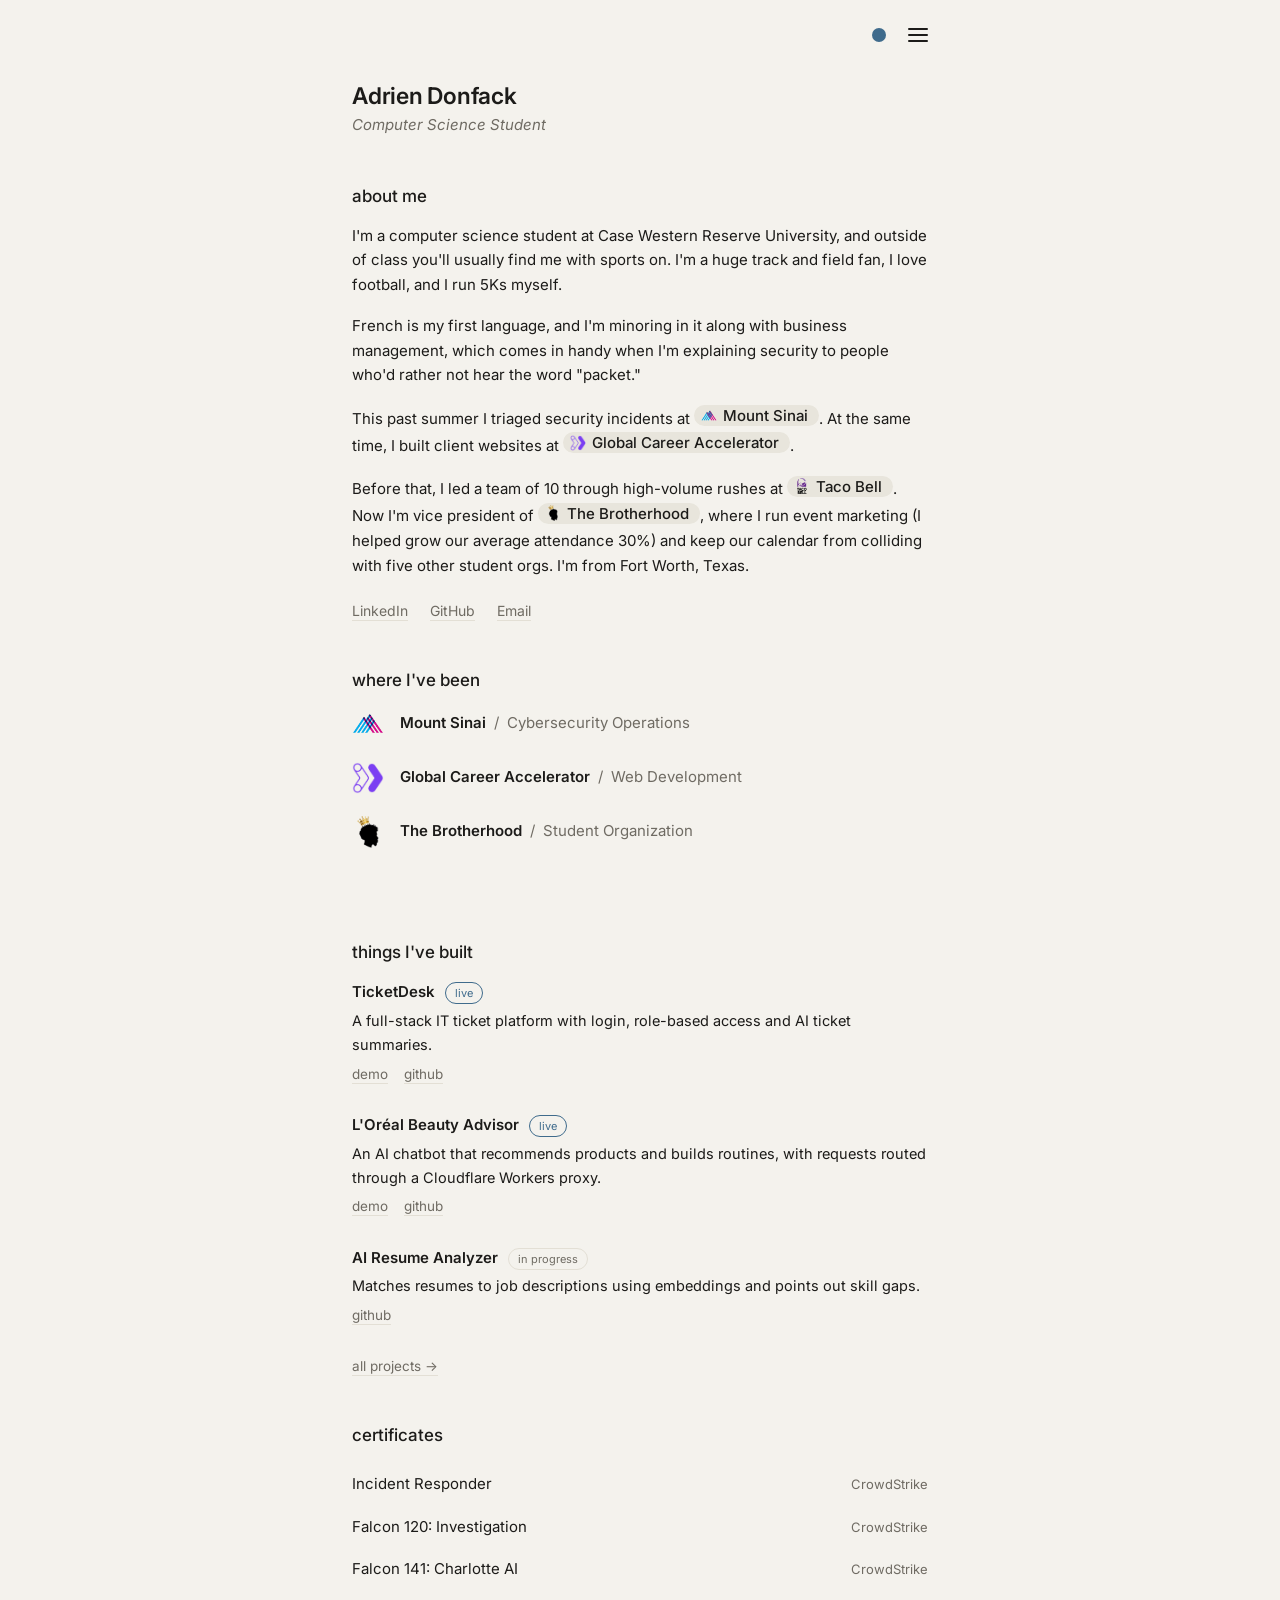
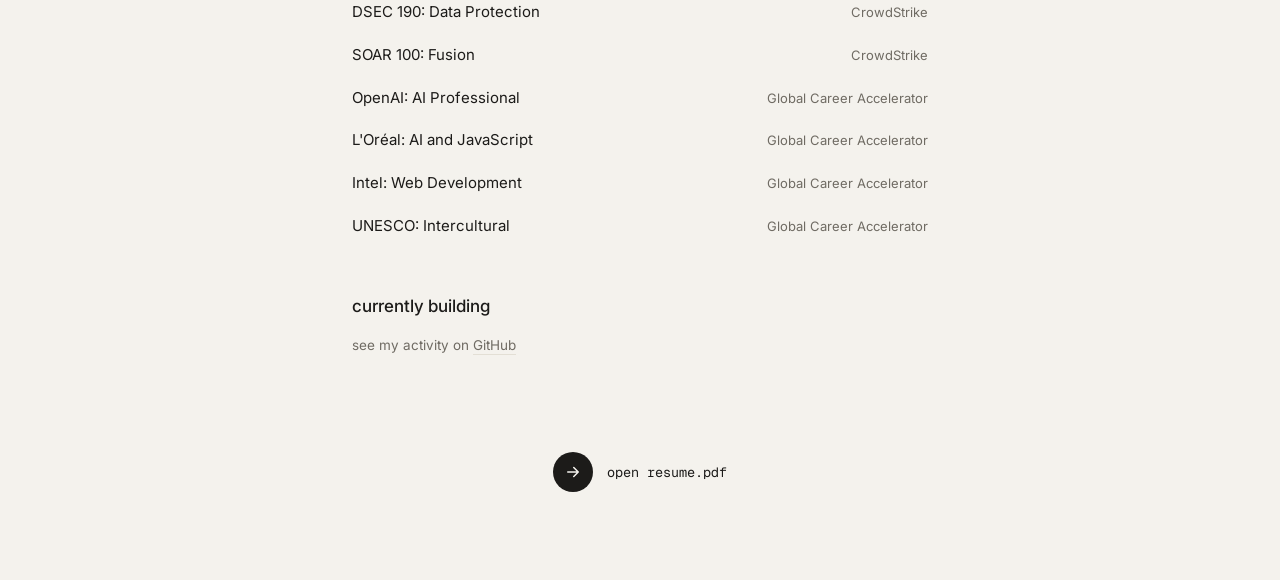
<file: index.html>
<!DOCTYPE html>
<html lang="en">
<head>
  <meta charset="utf-8">
  <meta name="viewport" content="width=device-width, initial-scale=1">
  <title>Adrien Donfack</title>
  <meta name="description" content="Adrien Donfack, computer science student at Case Western Reserve University.">
  <link rel="preconnect" href="https://fonts.googleapis.com">
  <link rel="preconnect" href="https://fonts.gstatic.com" crossorigin>
  <link href="https://fonts.googleapis.com/css2?family=Geist+Mono:wght@400;500&family=IBM+Plex+Sans:wght@300;400&family=Inter:wght@400;500;600;700&display=swap" rel="stylesheet">
  <link rel="stylesheet" href="style.css">
  <script src="script.js"></script>
</head>
<body>
  <header class="top">
    <div class="top-inner">
      <button id="theme-toggle" class="dot" type="button" aria-label="Switch between light and dark mode"></button>
      <button id="menu-toggle" class="burger" type="button" aria-label="Menu" aria-expanded="false"><span></span><span></span><span></span></button>
    </div>
  </header>

  <nav id="menu" class="menu spot" aria-label="Main">
    <a href="index.html" class="active">home</a>
    <a href="work.html">work</a>
    <a href="projects.html">projects</a>
    <a href="certificates.html">certificates</a>
    <a href="contact.html">contact</a>
  </nav>

  <main>
    <h1>Adrien Donfack</h1>
    <p class="subtitle">Computer Science Student</p>

    <div class="label">about me</div>
    <div class="about">
      <p class="reveal">I'm a computer science student at Case Western Reserve University, and outside of class you'll usually find me with sports on. I'm a huge track and field fan, I love football, and I run 5Ks myself.</p>
      <p class="reveal">French is my first language, and I'm minoring in it along with business management, which comes in handy when I'm explaining security to people who'd rather not hear the word &quot;packet.&quot;</p>
      <p class="reveal">This past summer I triaged security incidents at <a class="chip" href="https://www.linkedin.com/company/mountsinainyc/posts/" target="_blank" rel="noopener"><img src="img/mount-sinai-logo.png" alt="">Mount Sinai</a>. At the same time, I built client websites at <a class="chip" href="https://www.careeraccelerator.case.edu/about" target="_blank" rel="noopener"><img src="img/gca-logo.png" alt="">Global Career Accelerator</a>.</p>
      <p class="reveal">Before that, I led a team of 10 through high-volume rushes at <a class="chip" href="https://www.linkedin.com/company/taco-bell/home/" target="_blank" rel="noopener"><img src="img/taco-bell-logo.png" alt="">Taco Bell</a>. Now I'm vice president of <a class="chip" href="https://community.case.edu/TheBrotherhood/" target="_blank" rel="noopener"><img src="img/brotherhood-logo.png" alt="">The Brotherhood</a>, where I run event marketing (I helped grow our average attendance 30%) and keep our calendar from colliding with five other student orgs. I'm from Fort Worth, Texas.</p>
    </div>
    <div class="links spot reveal">
      <a href="https://www.linkedin.com/in/adrien-donfack-134813379/" target="_blank" rel="noopener">LinkedIn</a>
      <a href="https://github.com/adrientdonf" target="_blank" rel="noopener">GitHub</a>
      <a href="mailto:adrientdonf@gmail.com">Email</a>
    </div>

    <div class="label">where I've been</div>
    <div class="entries spot">
      <details class="entry">
        <summary>
          <img class="logo" src="img/mount-sinai-logo.png" alt="">
          <span><span class="org">Mount Sinai</span><span class="sep">/</span><span class="team">Cybersecurity Operations</span></span>
        </summary>
        <div class="detail">
          <div class="role-row"><span class="role-chip">Cybersecurity Operations Analyst Intern</span><span class="dates">Jun 2026 → Sep 2026</span></div>
          <p>I worked on the incident side of security operations, triaging and investigating alerts with CrowdStrike Falcon. That meant digging through host-based security events and endpoint telemetry, then writing up what I found so the team could resolve things faster.</p>
          <p>I also kept an eye on user activity and email traffic with Abnormal AI and Proofpoint, using anomaly detection to spot suspicious behavior, phishing attempts and policy violations.</p>
        </div>
      </details>

      <details class="entry">
        <summary>
          <img class="logo" src="img/gca-logo.png" alt="">
          <span><span class="org">Global Career Accelerator</span><span class="sep">/</span><span class="team">Web Development</span></span>
        </summary>
        <div class="detail">
          <div class="role-row"><span class="role-chip">Web Development Intern</span><span class="dates">Jun 2026 → Aug 2026</span></div>
          <p>I worked with partner companies to design and deploy client-facing websites using HTML5, CSS3, JavaScript and Bootstrap.</p>
          <p>Wireframing and AI-assisted workflows helped me prototype faster and deliver responsive, production-ready interfaces.</p>
        </div>
      </details>

      <details class="entry">
        <summary>
          <img class="logo" src="img/brotherhood-logo.png" alt="">
          <span><span class="org">The Brotherhood</span><span class="sep">/</span><span class="team">Student Organization</span></span>
        </summary>
        <div class="detail">
          <div class="role-row"><span class="role-chip">Vice President</span><span class="dates">Sep 2024 → <span class="now">Present</span></span></div>
          <p>I led event marketing for the fall semester, promoting across channels, and average attendance grew 30%, from about 45 to 60+.</p>
          <p>I also negotiated one unified campus calendar with 5 student orgs, which prevented 3 major scheduling conflicts and saved an estimated $500 in wasted venue booking fees.</p>
        </div>
      </details>
    </div>
    <p class="more"><a href="work.html">see more →</a></p>

    <div class="label">things I've built</div>
    <div class="projects spot">
      <div class="project">
        <div class="project-head"><span class="project-name">TicketDesk</span><span class="badge live">live</span></div>
        <p>A full-stack IT ticket platform with login, role-based access and AI ticket summaries.</p>
        <div class="project-links">
          <a href="https://ticketdesk-kappa.vercel.app/" target="_blank" rel="noopener">demo</a>
          <a href="https://github.com/adrientdonf/it-ticket-system" target="_blank" rel="noopener">github</a>
        </div>
      </div>

      <div class="project">
        <div class="project-head"><span class="project-name">L'Oréal Beauty Advisor</span><span class="badge live">live</span></div>
        <p>An AI chatbot that recommends products and builds routines, with requests routed through a Cloudflare Workers proxy.</p>
        <div class="project-links">
          <a href="https://adrientdonf.github.io/loreal-beauty-advisor/" target="_blank" rel="noopener">demo</a>
          <a href="https://github.com/adrientdonf/loreal-beauty-advisor" target="_blank" rel="noopener">github</a>
        </div>
      </div>

      <div class="project">
        <div class="project-head"><span class="project-name">AI Resume Analyzer</span><span class="badge">in progress</span></div>
        <p>Matches resumes to job descriptions using embeddings and points out skill gaps.</p>
        <div class="project-links">
          <a href="https://github.com/adrientdonf/ai-resume-analyzer" target="_blank" rel="noopener">github</a>
        </div>
      </div>
    </div>
    <p class="more"><a href="projects.html">all projects →</a></p>

    <div class="label">certificates</div>
    <div class="certs spot">
      <a class="cert" href="certificates/crowdstrike-incident-responder.pdf" target="_blank" rel="noopener"><span>Incident Responder</span><span>CrowdStrike</span></a>
      <a class="cert" href="certificates/crowdstrike-falcon-120-investigation.pdf" target="_blank" rel="noopener"><span>Falcon 120: Investigation</span><span>CrowdStrike</span></a>
      <a class="cert" href="certificates/crowdstrike-falcon-141-charlotte-ai.pdf" target="_blank" rel="noopener"><span>Falcon 141: Charlotte AI</span><span>CrowdStrike</span></a>
      <a class="cert" href="certificates/crowdstrike-dsec-190-data-protection.pdf" target="_blank" rel="noopener"><span>DSEC 190: Data Protection</span><span>CrowdStrike</span></a>
      <a class="cert" href="certificates/crowdstrike-soar-100-fusion.pdf" target="_blank" rel="noopener"><span>SOAR 100: Fusion</span><span>CrowdStrike</span></a>
      <a class="cert" href="certificates/gca-openai-ai-professional.png" target="_blank" rel="noopener"><span>OpenAI: AI Professional</span><span>Global Career Accelerator</span></a>
      <a class="cert" href="certificates/gca-loreal-ai-javascript.png" target="_blank" rel="noopener"><span>L'Oréal: AI and JavaScript</span><span>Global Career Accelerator</span></a>
      <a class="cert" href="certificates/gca-intel-web-development.png" target="_blank" rel="noopener"><span>Intel: Web Development</span><span>Global Career Accelerator</span></a>
      <a class="cert" href="certificates/gca-unesco-intercultural.png" target="_blank" rel="noopener"><span>UNESCO: Intercultural</span><span>Global Career Accelerator</span></a>
    </div>

    <section id="build">
      <div class="label">currently building</div>
      <div id="graph" class="graph" aria-label="GitHub contribution graph"></div>
      <p id="graph-note" class="graph-note">loading my GitHub activity…</p>
    </section>
  </main>

  <footer>
    <a class="resume" href="img/resume.pdf" target="_blank" rel="noopener">
      <span class="circle"><svg width="18" height="18" viewBox="0 0 24 24" fill="none" stroke="currentColor" stroke-width="2" stroke-linecap="round" stroke-linejoin="round" aria-hidden="true"><path d="M5 12h14M13 6l6 6-6 6"/></svg></span>
      <span>open resume.pdf</span>
    </a>
  </footer>
</body>
</html>
</file>
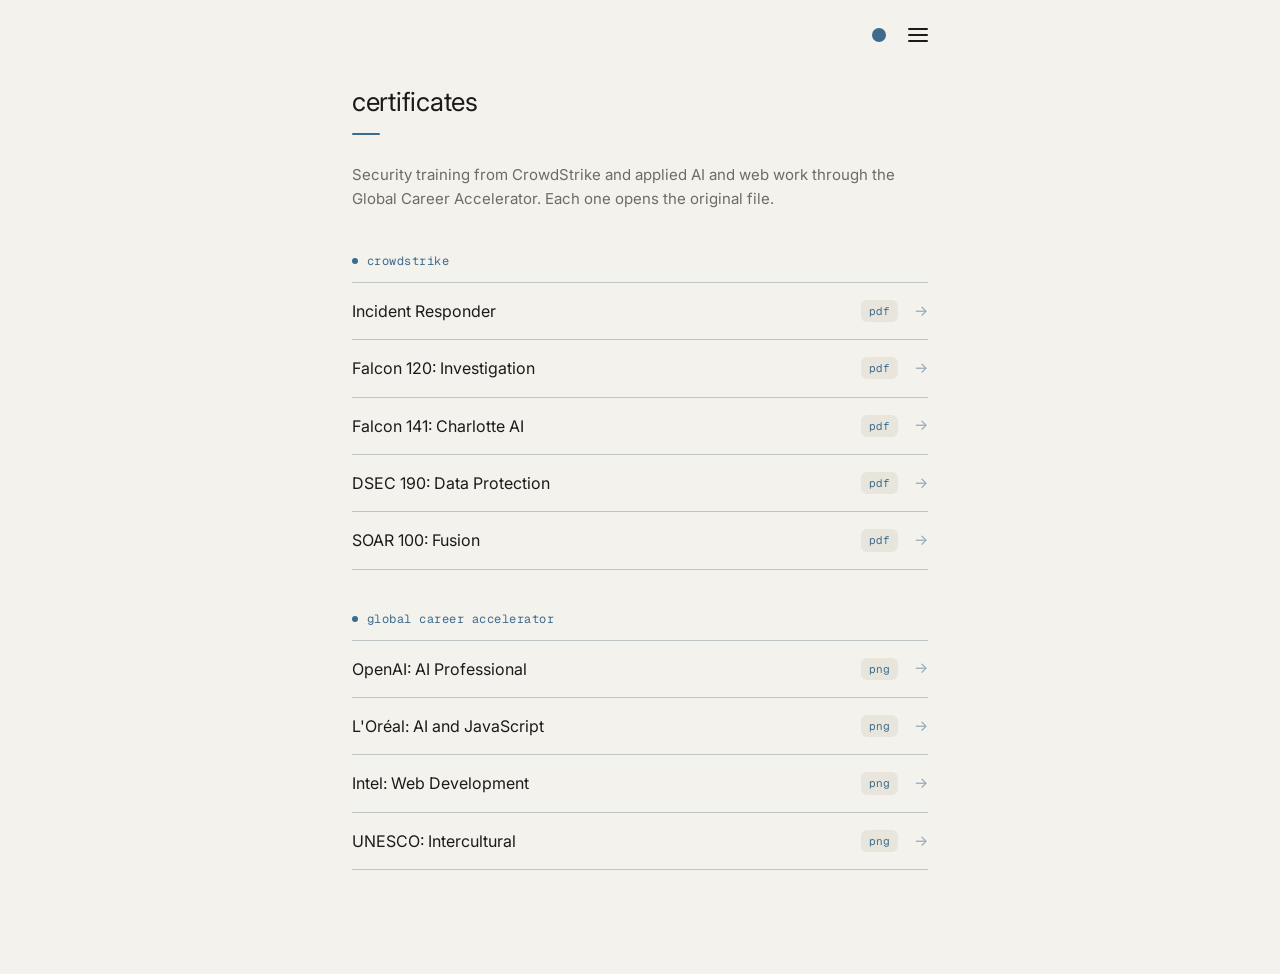
<file: certificates.html>
<!DOCTYPE html>
<html lang="en">
<head>
  <meta charset="utf-8">
  <meta name="viewport" content="width=device-width, initial-scale=1">
  <title>Certificates · Adrien Donfack</title>
  <meta name="description" content="Certificates earned by Adrien Donfack.">
  <link rel="preconnect" href="https://fonts.googleapis.com">
  <link rel="preconnect" href="https://fonts.gstatic.com" crossorigin>
  <link href="https://fonts.googleapis.com/css2?family=Geist+Mono:wght@400;500&family=IBM+Plex+Sans:wght@300;400&family=Inter:wght@400;500;600;700&display=swap" rel="stylesheet">
  <link rel="stylesheet" href="style.css">
  <script src="script.js"></script>
</head>
<body class="sub-page">
  <header class="top">
    <div class="top-inner">
      <button id="theme-toggle" class="dot" type="button" aria-label="Switch between light and dark mode"></button>
      <button id="menu-toggle" class="burger" type="button" aria-label="Menu" aria-expanded="false"><span></span><span></span><span></span></button>
    </div>
  </header>

  <nav id="menu" class="menu spot" aria-label="Main">
    <a href="index.html">home</a>
    <a href="work.html">work</a>
    <a href="projects.html">projects</a>
    <a href="certificates.html" class="active">certificates</a>
    <a href="contact.html">contact</a>
  </nav>

  <main>
    <h1 class="page-title">certificates</h1>
    <p class="contact-lede">Security training from CrowdStrike and applied AI and web work through the Global Career Accelerator. Each one opens the original file.</p>

    <h2 class="crt-group">crowdstrike</h2>
    <div class="crt-list spot">
      <a class="crt" style="--i:1" href="certificates/crowdstrike-incident-responder.pdf" target="_blank" rel="noopener"><span class="crt-name">Incident Responder</span><span class="crt-type">pdf</span><span class="c-arrow">→</span></a>
      <a class="crt" style="--i:2" href="certificates/crowdstrike-falcon-120-investigation.pdf" target="_blank" rel="noopener"><span class="crt-name">Falcon 120: Investigation</span><span class="crt-type">pdf</span><span class="c-arrow">→</span></a>
      <a class="crt" style="--i:3" href="certificates/crowdstrike-falcon-141-charlotte-ai.pdf" target="_blank" rel="noopener"><span class="crt-name">Falcon 141: Charlotte AI</span><span class="crt-type">pdf</span><span class="c-arrow">→</span></a>
      <a class="crt" style="--i:4" href="certificates/crowdstrike-dsec-190-data-protection.pdf" target="_blank" rel="noopener"><span class="crt-name">DSEC 190: Data Protection</span><span class="crt-type">pdf</span><span class="c-arrow">→</span></a>
      <a class="crt" style="--i:5" href="certificates/crowdstrike-soar-100-fusion.pdf" target="_blank" rel="noopener"><span class="crt-name">SOAR 100: Fusion</span><span class="crt-type">pdf</span><span class="c-arrow">→</span></a>
    </div>

    <h2 class="crt-group">global career accelerator</h2>
    <div class="crt-list spot">
      <a class="crt" style="--i:6" href="certificates/gca-openai-ai-professional.png" target="_blank" rel="noopener"><span class="crt-name">OpenAI: AI Professional</span><span class="crt-type">png</span><span class="c-arrow">→</span></a>
      <a class="crt" style="--i:7" href="certificates/gca-loreal-ai-javascript.png" target="_blank" rel="noopener"><span class="crt-name">L'Oréal: AI and JavaScript</span><span class="crt-type">png</span><span class="c-arrow">→</span></a>
      <a class="crt" style="--i:8" href="certificates/gca-intel-web-development.png" target="_blank" rel="noopener"><span class="crt-name">Intel: Web Development</span><span class="crt-type">png</span><span class="c-arrow">→</span></a>
      <a class="crt" style="--i:9" href="certificates/gca-unesco-intercultural.png" target="_blank" rel="noopener"><span class="crt-name">UNESCO: Intercultural</span><span class="crt-type">png</span><span class="c-arrow">→</span></a>
    </div>
  </main>
</body>
</html>
</file>
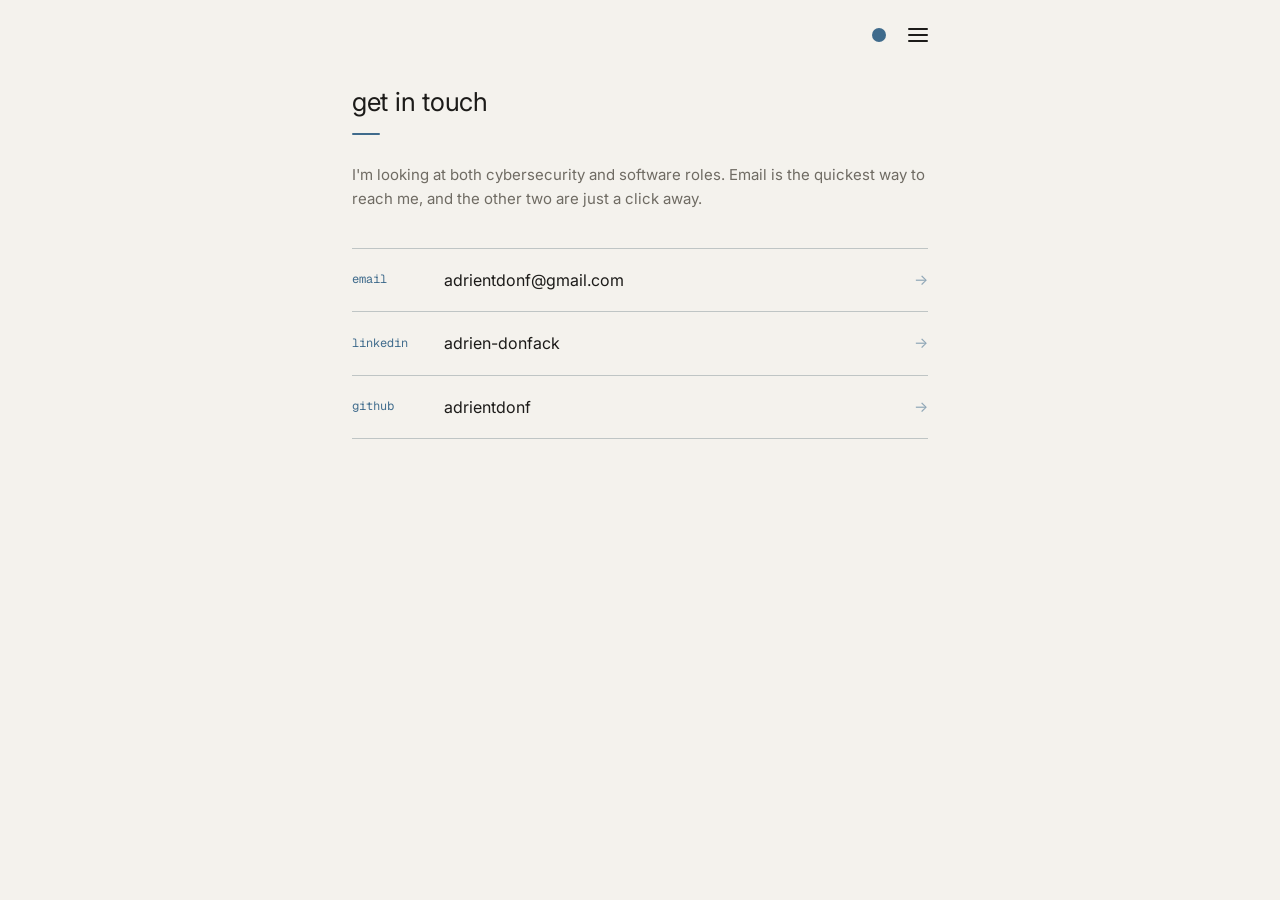
<file: contact.html>
<!DOCTYPE html>
<html lang="en">
<head>
  <meta charset="utf-8">
  <meta name="viewport" content="width=device-width, initial-scale=1">
  <title>Contact · Adrien Donfack</title>
  <meta name="description" content="Get in touch with Adrien Donfack.">
  <link rel="preconnect" href="https://fonts.googleapis.com">
  <link rel="preconnect" href="https://fonts.gstatic.com" crossorigin>
  <link href="https://fonts.googleapis.com/css2?family=Geist+Mono:wght@400;500&family=IBM+Plex+Sans:wght@300;400&family=Inter:wght@400;500;600;700&display=swap" rel="stylesheet">
  <link rel="stylesheet" href="style.css">
  <script src="script.js"></script>
</head>
<body class="sub-page">
  <header class="top">
    <div class="top-inner">
      <button id="theme-toggle" class="dot" type="button" aria-label="Switch between light and dark mode"></button>
      <button id="menu-toggle" class="burger" type="button" aria-label="Menu" aria-expanded="false"><span></span><span></span><span></span></button>
    </div>
  </header>

  <nav id="menu" class="menu spot" aria-label="Main">
    <a href="index.html">home</a>
    <a href="work.html">work</a>
    <a href="projects.html">projects</a>
    <a href="certificates.html">certificates</a>
    <a href="contact.html" class="active">contact</a>
  </nav>

  <main>
    <h1 class="page-title">get in touch</h1>
    <p class="contact-lede">I'm looking at both cybersecurity and software roles. Email is the quickest way to reach me, and the other two are just a click away.</p>
    <div class="clist spot">
      <a class="crow" href="mailto:adrientdonf@gmail.com">
        <span class="c-label">email</span><span class="c-val">adrientdonf@gmail.com</span><span class="c-arrow">→</span>
      </a>
      <a class="crow" href="https://www.linkedin.com/in/adrien-donfack-134813379/" target="_blank" rel="noopener">
        <span class="c-label">linkedin</span><span class="c-val">adrien-donfack</span><span class="c-arrow">→</span>
      </a>
      <a class="crow" href="https://github.com/adrientdonf" target="_blank" rel="noopener">
        <span class="c-label">github</span><span class="c-val">adrientdonf</span><span class="c-arrow">→</span>
      </a>
    </div>
  </main>
</body>
</html>
</file>
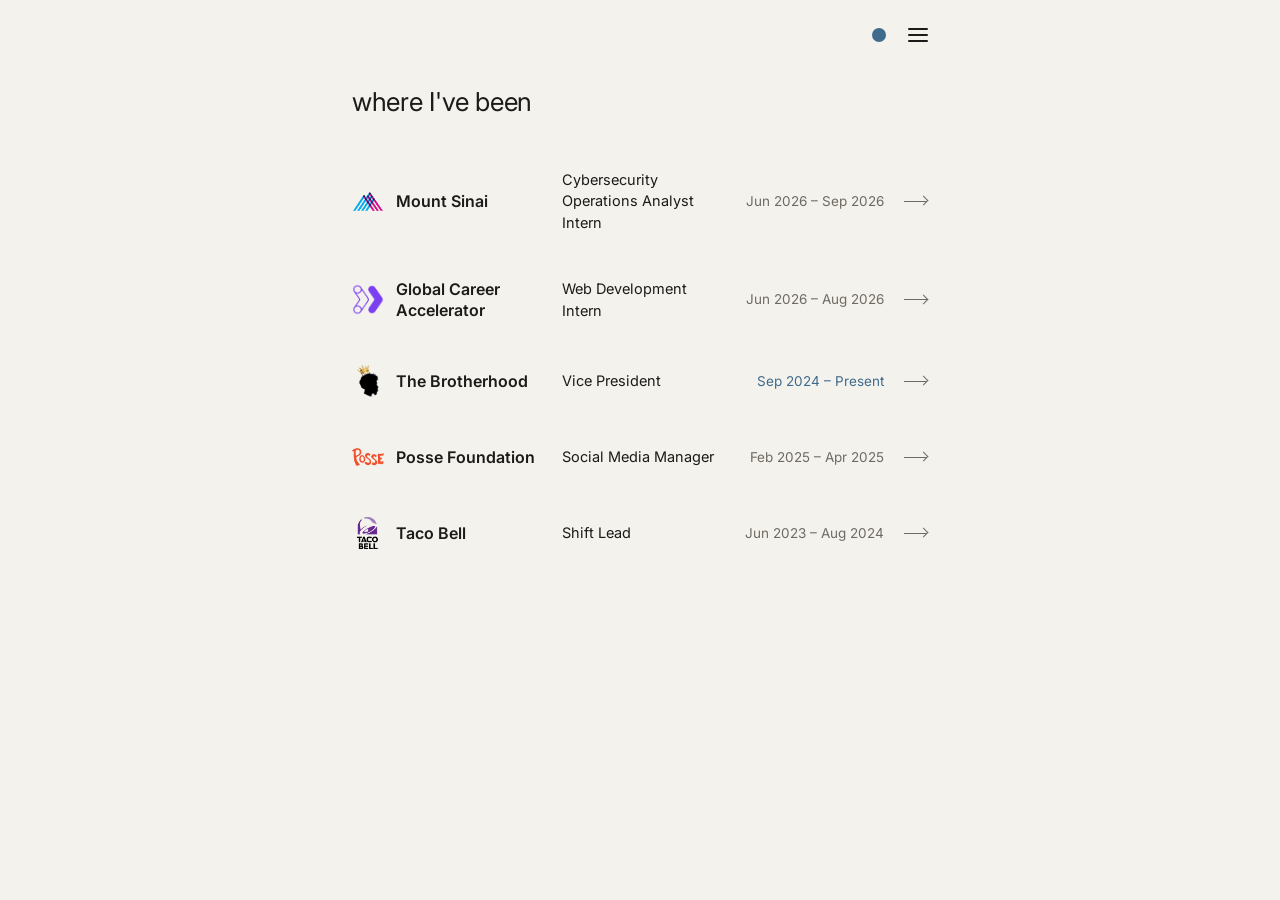
<file: work.html>
<!DOCTYPE html>
<html lang="en">
<head>
  <meta charset="utf-8">
  <meta name="viewport" content="width=device-width, initial-scale=1">
  <title>Work · Adrien Donfack</title>
  <meta name="description" content="Internships, leadership and work experience of Adrien Donfack.">
  <link rel="preconnect" href="https://fonts.googleapis.com">
  <link rel="preconnect" href="https://fonts.gstatic.com" crossorigin>
  <link href="https://fonts.googleapis.com/css2?family=Geist+Mono:wght@400;500&family=IBM+Plex+Sans:wght@300;400&family=Inter:wght@400;500;600;700&display=swap" rel="stylesheet">
  <link rel="stylesheet" href="style.css">
  <script src="script.js"></script>
</head>
<body>
  <header class="top">
    <div class="top-inner">
      <button id="theme-toggle" class="dot" type="button" aria-label="Switch between light and dark mode"></button>
      <button id="menu-toggle" class="burger" type="button" aria-label="Menu" aria-expanded="false"><span></span><span></span><span></span></button>
    </div>
  </header>

  <nav id="menu" class="menu spot" aria-label="Main">
    <a href="index.html">home</a>
    <a href="work.html" class="active">work</a>
    <a href="projects.html">projects</a>
    <a href="certificates.html">certificates</a>
    <a href="contact.html">contact</a>
  </nav>

  <main>
    <h1 class="page-title">where I've been</h1>
    <div class="work-list spot">
      <a class="wrow" href="job.html?id=mount-sinai"><div class="w-org"><img class="logo" src="img/mount-sinai-logo.png" alt=""><span>Mount Sinai</span></div><div class="w-roles">Cybersecurity Operations Analyst Intern</div><div class="w-dates">Jun 2026 – Sep 2026</div><span class="w-arrow" aria-hidden="true"></span></a>
      <a class="wrow" href="job.html?id=gca"><div class="w-org"><img class="logo" src="img/gca-logo.png" alt=""><span>Global Career Accelerator</span></div><div class="w-roles">Web Development Intern</div><div class="w-dates">Jun 2026 – Aug 2026</div><span class="w-arrow" aria-hidden="true"></span></a>
      <a class="wrow" href="job.html?id=brotherhood"><div class="w-org"><img class="logo" src="img/brotherhood-logo.png" alt=""><span>The Brotherhood</span></div><div class="w-roles">Vice President</div><div class="w-dates present">Sep 2024 – Present</div><span class="w-arrow" aria-hidden="true"></span></a>
      <a class="wrow" href="job.html?id=posse"><div class="w-org"><img class="logo" src="img/posse-logo.png" alt=""><span>Posse Foundation</span></div><div class="w-roles">Social Media Manager</div><div class="w-dates">Feb 2025 – Apr 2025</div><span class="w-arrow" aria-hidden="true"></span></a>
      <a class="wrow" href="job.html?id=taco-bell"><div class="w-org"><img class="logo" src="img/taco-bell-logo.png" alt=""><span>Taco Bell</span></div><div class="w-roles">Shift Lead</div><div class="w-dates">Jun 2023 – Aug 2024</div><span class="w-arrow" aria-hidden="true"></span></a>
    </div>
  </main>
</body>
</html>
</file>
<file: style.css>
:root {
  --bg: #f4f2ed;
  --text: #1c1b19;
  --strong: #1c1b19;
  --muted: #6f6b63;
  --border: #e3dfd5;
  --accent: #3f6b8c;
  --chip: #e8e5dc;
  --dot: #3f6b8c;
  --shine: rgba(255, 255, 255, .75);
  --g0: #dcd9d0; --g1: #a8d5b0; --g2: #6cbd80; --g3: #3fa35c; --g4: #2a7d44;
}
:root[data-theme="dark"] {
  --bg: #1f2124;
  --text: #e6e4de;
  --strong: #f4f2ec;
  --muted: #a09c92;
  --border: #34363a;
  --accent: #86a9c8;
  --chip: #2b2d31;
  --dot: #ffffff;
  --shine: rgba(255, 255, 255, .28);
  --g0: #33353a; --g1: #2f5a3a; --g2: #3d7a4d; --g3: #4ea35f; --g4: #6fcf86;
}
@media (prefers-color-scheme: dark) {
  :root:not([data-theme="light"]) {
    --bg: #1f2124;
    --text: #e6e4de;
    --strong: #f4f2ec;
    --muted: #a09c92;
    --border: #34363a;
    --accent: #86a9c8;
    --chip: #2b2d31;
    --dot: #ffffff;
    --shine: rgba(255, 255, 255, .28);
    --g0: #33353a; --g1: #2f5a3a; --g2: #3d7a4d; --g3: #4ea35f; --g4: #6fcf86;
  }
}

*, *::before, *::after {
  box-sizing: border-box;
  transition: background-color .5s ease, color .5s ease, border-color .5s ease,
    text-decoration-color .5s ease, opacity .35s ease, transform .35s ease;
}
html { min-width: 320px; background: var(--bg); }
body {
  margin: 0;
  font-family: "Inter", system-ui, sans-serif;
  font-size: 15px;
  line-height: 1.65;
  color: var(--text);
  background: var(--bg);
  -webkit-font-smoothing: antialiased;
}
body.menu-open { overflow: hidden; }
a { color: inherit; text-decoration-color: var(--border); text-underline-offset: 4px; }
a:hover { color: var(--accent); text-decoration-color: var(--accent); }

/* top bar */
.top { position: relative; z-index: 30; background: color-mix(in srgb, var(--bg) 85%, transparent); backdrop-filter: blur(6px); -webkit-backdrop-filter: blur(6px); }
body.menu-open .top { background: transparent; backdrop-filter: none; -webkit-backdrop-filter: none; }
.top-inner { max-width: 624px; margin: 0 auto; padding: 28px 24px 12px; display: flex; justify-content: flex-end; align-items: center; gap: 22px; }
.dot { width: 14px; height: 14px; border-radius: 50%; background: var(--dot); border: 0; padding: 0; cursor: pointer; position: relative; }
.dot::before, .burger::before { content: ""; position: absolute; inset: -10px; }
.dot:hover { transform: scale(1.25); }
.burger { width: 20px; height: 14px; background: none; border: 0; padding: 0; cursor: pointer; position: relative; }
.burger span { position: absolute; left: 0; width: 100%; height: 1.5px; background: var(--strong); border-radius: 1px; transition: transform .35s ease, opacity .25s ease, background-color .5s ease; }
.burger span:nth-child(1) { top: 0; }
.burger span:nth-child(2) { top: 6px; }
.burger span:nth-child(3) { top: 12px; }
.burger[aria-expanded="true"] span:nth-child(1) { transform: translateY(6px) rotate(45deg); }
.burger[aria-expanded="true"] span:nth-child(2) { opacity: 0; }
.burger[aria-expanded="true"] span:nth-child(3) { transform: translateY(-6px) rotate(-45deg); }

/* overlay menu */
.menu {
  position: fixed; inset: 0; z-index: 20;
  background: color-mix(in srgb, var(--bg) 78%, transparent);
  backdrop-filter: blur(16px); -webkit-backdrop-filter: blur(16px);
  display: flex; flex-direction: column; align-items: center; justify-content: center; gap: 22px;
  opacity: 0; visibility: hidden;
  transition: opacity .4s ease, visibility .4s ease, background-color .5s ease;
  font-family: "IBM Plex Sans", "Inter", sans-serif;
}
.menu.open { opacity: 1; visibility: visible; }
.menu a { font-size: 26px; font-weight: 300; line-height: 1.2; color: var(--muted); text-decoration: none; }
.menu a:hover { color: var(--strong); }
.menu a.active { color: var(--accent); }
.menu.open a { animation: menuIn .6s cubic-bezier(.2,.7,.2,1) backwards; animation-delay: calc(var(--n, 0) * 55ms + 80ms); }
@keyframes menuIn { from { opacity: 0; transform: translateY(14px); filter: blur(6px); } to { opacity: 1; transform: none; filter: blur(0); } }

/* hover spotlight */
.spot > * { transform-origin: left center; }
.spot:has(> :hover) > :not(:hover) { opacity: .35; }
.spot > :hover { transform: scale(1.02); }
.entries.spot > :hover { transform: none; }
.menu.spot > a { transform-origin: center; }
.menu.spot > a:hover { transform: scale(1.08); }

/* layout */
main { max-width: 624px; margin: 0 auto; padding: 0 24px 24px; }
footer { max-width: 624px; margin: 0 auto; padding: 56px 24px 88px; display: flex; justify-content: center; }

h1 { font-size: 23px; line-height: 1.25; font-weight: 600; color: var(--strong); margin: 28px 0 2px; letter-spacing: -0.01em; }
.subtitle { font-style: italic; color: var(--muted); margin: 0; }
.label { font-size: 17px; font-weight: 500; color: var(--strong); margin: 44px 0 14px; }
p { margin: 0 0 16px; }
.about p { text-align: left; text-wrap: pretty; }

/* company pills in the about text */
.chip {
  position: relative; overflow: hidden; z-index: 1;
  display: inline-flex; align-items: center; gap: 6px;
  background: var(--chip); border-radius: 999px; padding: 0 11px 0 7px; margin: 1px 0;
  line-height: 1.4; color: var(--strong); font-weight: 500; text-decoration: none; vertical-align: baseline;
  transition: transform .45s cubic-bezier(.34, 1.56, .64, 1), background-color .3s ease, color .3s ease, box-shadow .3s ease;
}
.chip img { width: 16px; height: 16px; object-fit: contain; }
.chip::after {
  content: ""; position: absolute; inset: 0; pointer-events: none;
  background: linear-gradient(105deg, transparent 25%, var(--shine) 50%, transparent 75%);
  transform: translateX(-130%);
  transition: none;
}
.chip:hover {
  z-index: 3; color: var(--accent);
  transform: translateY(-2px) scale(1.1);
  background: color-mix(in srgb, var(--accent) 16%, var(--chip));
  box-shadow: 0 8px 20px color-mix(in srgb, var(--accent) 30%, transparent);
}
.chip:hover::after { animation: sweep .8s ease-in-out; }
.chip.shine { animation: chipGlow 1.1s ease-in-out; }
.chip.shine::after { animation: sweep 1.1s ease-in-out; }
@keyframes sweep { to { transform: translateX(130%); } }
@keyframes chipGlow {
  0%, 100% { box-shadow: 0 0 0 0 transparent; }
  45% { box-shadow: 0 0 16px 2px color-mix(in srgb, var(--accent) 45%, transparent); background-color: color-mix(in srgb, var(--accent) 16%, var(--chip)); }
}

.links { display: flex; gap: 22px; margin-top: 20px; font-size: 14px; }
.links a { color: var(--muted); }
.links a:hover { color: var(--accent); }

/* word-by-word reveal */
.w { display: inline-block; animation: wordIn .9s ease-out backwards; }
.chip.w { display: inline-flex; }
@keyframes wordIn { from { opacity: 0; filter: blur(6px); } to { opacity: 1; filter: blur(0); } }
@media (prefers-reduced-motion: reduce) { .w, .menu.open a { animation: none; } }

/* experience */
.entries { display: flex; flex-direction: column; gap: 22px; }
.entry summary { list-style: none; display: flex; align-items: center; gap: 16px; cursor: pointer; }
.entry summary::-webkit-details-marker { display: none; }
.logo { width: 32px; height: 32px; object-fit: contain; flex: none; }
.org { font-weight: 600; color: var(--strong); }
.sep { color: var(--muted); margin: 0 8px; }
.team { color: var(--muted); }
.detail { margin: 12px 0 6px 48px; }
.role-row { display: flex; align-items: center; gap: 14px; flex-wrap: wrap; margin-bottom: 10px; }
.role-chip { font-family: "Geist Mono", ui-monospace, Menlo, monospace; font-size: 12.5px; background: var(--chip); border-radius: 6px; padding: 3px 10px; color: var(--text); }
.dates { color: var(--muted); font-size: 13.5px; }
.now { color: var(--accent); }
.detail p { font-size: 14.5px; margin: 0 0 10px; }

.more { font-size: 13.5px; color: var(--muted); margin-top: 24px; }
.more a { color: var(--muted); }
.more a:hover { color: var(--accent); }

/* projects on home */
.project { margin-bottom: 28px; }
.project-head { display: flex; align-items: baseline; gap: 10px; flex-wrap: wrap; }
.project-name { font-weight: 600; color: var(--strong); }
.badge { font-size: 11px; color: var(--muted); border: 1px solid var(--border); border-radius: 999px; padding: 1px 9px; }
.badge.live { color: var(--accent); border-color: var(--accent); }
.project p { font-size: 14.5px; margin: 4px 0 6px; }
.project-links { font-size: 13.5px; display: flex; gap: 16px; }
.project-links a { color: var(--muted); }
.project-links a:hover { color: var(--accent); }

/* certificates */
.certs { display: flex; flex-direction: column; }
.cert { display: flex; justify-content: space-between; align-items: baseline; gap: 16px; padding: 9px 0; color: var(--strong); text-decoration: none; }
.cert span:last-child { color: var(--muted); font-size: 13px; text-align: right; }
.cert:hover span:last-child { color: var(--accent); }

/* currently building */
#build .label, #build .graph-note {
  opacity: 0; filter: blur(6px); transform: translateY(8px);
  transition: opacity 1s ease, filter 1s ease, transform 1s ease;
}
#build.in .label, #build.in .graph-note { opacity: 1; filter: blur(0); transform: none; }
#build.in .graph-note { transition-delay: .5s; }
#build { position: relative; }
.graph {
  display: grid;
  grid-auto-flow: column;
  grid-template-rows: repeat(7, auto);
  grid-auto-columns: minmax(0, 1fr);
  gap: 3px;
  width: 100%;
  min-width: 0;
}
.graph i {
  display: block;
  width: 100%;
  min-width: 0;
  aspect-ratio: 1;
  border-radius: 2px;
  background: var(--g0);
  opacity: 0;
  transition: none;
}
.graph i.l1 { background: var(--g1); }
.graph i.l2 { background: var(--g2); }
.graph i.l3 { background: var(--g3); }
.graph i.l4 { background: var(--g4); }
.graph i.pad { visibility: hidden; }

#build.in .graph i {
  animation: dotIn .7s cubic-bezier(.2, .7, .2, 1) forwards;
  animation-delay: var(--d, 0ms);
}
@keyframes dotIn {
  from { opacity: 0; transform: scale(.3); }
  to { opacity: 1; transform: none; }
}

.graph-note {
  font-size: 13.5px;
  color: var(--muted);
  margin-top: 12px;
}

.graph-tooltip {
  position: absolute;
  z-index: 10;
  left: 50%;
  max-width: calc(100vw - 32px);
  padding: 9px 12px;
  border: 1px solid var(--border);
  border-radius: 5px;
  background: var(--bg);
  color: var(--text);
  box-shadow: 0 8px 24px rgba(0, 0, 0, .12);
  font-family: "Geist Mono", ui-monospace, Menlo, monospace;
  font-size: 12px;
  line-height: 1.6;
  white-space: nowrap;
  pointer-events: none;
  opacity: 0;
  visibility: hidden;
  transform: translateX(-50%) translateY(3px);
  transition: opacity .15s ease, transform .15s ease, visibility .15s ease;
}
.graph-tooltip.is-visible {
  opacity: 1;
  visibility: visible;
  transform: translateX(-50%) translateY(0);
}
.graph-tooltip-count {
  color: var(--accent);
  font-weight: 600;
}
.graph-tooltip-date {
  padding-top: 4px;
  margin-top: 4px;
  border-top: 1px solid var(--border);
  color: var(--muted);
}

@media (max-width: 480px) {
  .graph { gap: 1px; }
  .graph i { border-radius: 1.5px; }
}

@media (prefers-reduced-motion: reduce) {
  #build .label, #build .graph-note {
    opacity: 1;
    filter: none;
    transform: none;
    transition: none;
  }
  .graph i { opacity: 1; animation: none !important; }
  .graph-tooltip { transition: none; }
}
/* resume button */
.resume { display: inline-flex; align-items: center; gap: 14px; text-decoration: none; font-family: "Geist Mono", ui-monospace, Menlo, monospace; font-size: 13.5px; color: var(--text); }
.resume .circle { width: 40px; height: 40px; border-radius: 50%; background: var(--strong); color: var(--bg); display: grid; place-items: center; }
.resume:hover { color: var(--accent); }
.resume:hover .circle { transform: translateX(4px); }

@media (max-width: 480px) {
  body { font-size: 14.5px; }
  .menu a { font-size: 24px; }
  .cert { flex-direction: column; gap: 0; }
  .cert span:last-child { text-align: left; }
}

/* smooth load-in for everything */
.js:not(.ready) main, .js:not(.ready) footer { visibility: hidden; animation: unhide 0s 3s forwards; }
@keyframes unhide { to { visibility: visible; } }
.js .rv:not(.in) { opacity: 0; }
.js .rv.in { animation: rise 1.1s cubic-bezier(.2, .7, .2, 1) backwards; animation-delay: var(--rd, 0ms); }
@keyframes rise {
  from { opacity: 0; transform: translateY(14px); filter: blur(6px); }
  to { opacity: 1; transform: none; filter: blur(0); }
}
@media (prefers-reduced-motion: reduce) {
  .js .rv:not(.in) { opacity: 1; }
  .js .rv.in { animation: none; }
}

/* droplet theme switch */
::view-transition-old(root), ::view-transition-new(root) { animation: none; mix-blend-mode: normal; }
::view-transition-old(root) { z-index: 1; }
::view-transition-new(root) { z-index: 2; }
.theme-switching *, .theme-switching *::before, .theme-switching *::after { transition: none !important; }

/* header: just the buttons, no bar */
.top { background: transparent !important; backdrop-filter: none !important; -webkit-backdrop-filter: none !important; pointer-events: none; }
.top-inner > * { pointer-events: auto; }

/* work page */
.page-title { font-size: 26px; font-weight: 400; letter-spacing: -0.01em; margin: 32px 0 28px; }
.work-list { display: flex; flex-direction: column; margin-bottom: 80px; }
.work-list.spot > :hover { transform: none; }
.wrow { display: grid; grid-template-columns: 190px 1fr 140px 24px; column-gap: 20px; align-items: center; padding: 22px 0; text-decoration: none; color: inherit; }
.w-org { display: flex; align-items: center; gap: 12px; font-size: 16px; font-weight: 600; color: var(--strong); line-height: 1.3; }
.w-roles { font-size: 14.5px; line-height: 1.5; }
.w-dates { font-size: 13.5px; color: var(--muted); text-align: right; }
.w-dates.present { color: var(--accent); }
.w-arrow { position: relative; width: 24px; height: 12px; color: var(--muted); transition: transform .35s ease, color .3s ease; }
.w-arrow::before { content: ""; position: absolute; left: 0; right: 1px; top: 5.5px; height: 1px; background: currentColor; }
.w-arrow::after { content: ""; position: absolute; right: 1px; top: 2px; width: 7px; height: 7px; border-top: 1px solid currentColor; border-right: 1px solid currentColor; transform: rotate(45deg); }
.wrow:hover .w-arrow { transform: translateX(4px); color: var(--accent); }
@media (max-width: 640px) {
  .wrow { grid-template-columns: 1fr 24px; row-gap: 8px; padding: 22px 0; }
  .w-arrow { grid-column: 2; grid-row: 1; }
  .w-roles, .w-dates { grid-column: 1 / -1; text-align: left; }
}

/* job page */
.jtop { display: grid; grid-template-columns: 1fr auto 1fr; align-items: center; margin-top: 28px; }
.back { justify-self: start; border: 1px solid var(--border); border-radius: 999px; padding: 7px 14px; font-size: 13.5px; color: var(--muted); text-decoration: none; transition: color .3s ease, border-color .3s ease; }
.back:hover { color: var(--strong); border-color: var(--muted); }
.crumb { display: flex; gap: 10px; font-size: 13.5px; color: var(--muted); }
.crumb a { text-decoration: none; }
.crumb a:hover { color: var(--strong); }
.jtitle { text-align: center; font-size: 34px; font-weight: 700; letter-spacing: -0.02em; margin: 44px 0 36px; }
.jhero { border: 1px solid var(--border); border-radius: 18px; overflow: hidden; background: var(--chip); aspect-ratio: 16 / 9; }
.jhero svg { display: block; width: 100%; height: 100%; }
.jhero .ln, .jhero .al, .jhero .bg { stroke-width: 2.5; stroke-linecap: round; stroke-linejoin: round; }
.jhero .ln { fill: none; stroke: var(--strong); }
.jhero .al { fill: none; stroke: var(--accent); }
.jhero .bg { fill: var(--bg); stroke: var(--strong); }
.jhero .ac { fill: var(--accent); }
.jhero .mu { fill: var(--border); }
.jhero .tx { fill: var(--accent); font-family: "Geist Mono", ui-monospace, Menlo, monospace; font-weight: 500; }
.jrole { display: flex; justify-content: space-between; align-items: baseline; gap: 16px; margin: 48px 0 4px; }
.jr-name { font-size: 17px; font-weight: 600; color: var(--strong); }
.jr-team { color: var(--muted); margin-top: 4px; }
.jr-dates { color: var(--muted); font-size: 13.5px; white-space: nowrap; }
.jr-dates.present { color: var(--accent); }
.jbul { list-style: none; padding: 0; margin: 24px 0 0; }
.jbul li { position: relative; padding-left: 28px; margin: 0 0 16px; font-size: 15px; line-height: 1.7; text-align: justify; hyphens: auto; }
.jbul li::before { content: ""; position: absolute; left: 6px; top: .8em; width: 3px; height: 3px; border-radius: 50%; background: var(--muted); }
.jbul b { color: var(--accent); font-weight: 600; }
.jtags { display: flex; flex-wrap: wrap; gap: 8px; margin: 28px 0 90px; }
.jtags span { font-family: "Geist Mono", ui-monospace, Menlo, monospace; font-size: 12px; background: var(--chip); border-radius: 6px; padding: 3px 10px; }
@media (max-width: 640px) { .jtitle { font-size: 28px; } .jrole { flex-direction: column; gap: 6px; } .jbul li { text-align: left; } }

/* Projects grid */
.wide-page main { max-width: 860px; }
.wide-page .top-inner { max-width: 860px; }
.pgrid { display: grid; grid-template-columns: 1fr 1fr; gap: 16px; margin-bottom: 80px; }
.pcard { display: flex; flex-direction: column; padding: 24px; border: 1px solid var(--border); border-radius: 14px; text-decoration: none; color: inherit; transition: border-color .3s ease, transform .35s ease, box-shadow .35s ease; }
.pcard:hover { border-color: var(--accent); transform: translateY(-3px); box-shadow: 0 10px 28px rgba(0, 0, 0, 0.08); }
.p-head { display: flex; justify-content: space-between; align-items: baseline; gap: 14px; }
.p-name { font-size: 17px; font-weight: 500; color: var(--strong); line-height: 1.35; margin: 0; transition: color .3s ease; }
.pcard:hover .p-name { color: var(--accent); }
.p-year { font-size: 14px; color: var(--muted); flex: none; }
.p-desc { font-size: 14.5px; line-height: 1.65; color: var(--muted); margin: 12px 0 18px; }
.p-tags { display: flex; flex-wrap: wrap; gap: 8px; margin-top: auto; }
.p-tags span { font-family: "Geist Mono", ui-monospace, Menlo, monospace; font-size: 12px; background: var(--chip); color: var(--text); border-radius: 6px; padding: 3px 10px; }
.pcard:hover .p-tags span { color: var(--accent); }
@media (max-width: 640px) { .pgrid { grid-template-columns: 1fr; } }

/* Projects grid: compact sizing (overrides the block above) */
.wide-page main, .wide-page .top-inner { max-width: 760px; }
.pgrid { gap: 12px; }
.pcard { padding: 16px 18px; border-radius: 12px; }
.pcard:hover { transform: translateY(-2px); box-shadow: 0 6px 18px rgba(0, 0, 0, 0.06); }
.p-name { font-size: 15px; }
.p-year { font-size: 13px; }
.p-desc { font-size: 13px; line-height: 1.55; margin: 8px 0 12px; }
.p-tags { gap: 6px; }
.p-tags span { font-size: 11px; padding: 2px 8px; }

/* Contact page */
.contact-lede { color: var(--muted); margin: 0 0 36px; }
.clist { margin-bottom: 80px; }
.crow { display: flex; align-items: center; gap: 16px; padding: 18px 0; border-top: 1px solid var(--border); text-decoration: none; color: inherit; opacity: 0; transform: translateY(8px); animation: crow-in .6s ease forwards; }
.crow:last-child { border-bottom: 1px solid var(--border); }
.crow:nth-child(1) { animation-delay: .15s; }
.crow:nth-child(2) { animation-delay: .25s; }
.crow:nth-child(3) { animation-delay: .35s; }
.c-label { font-family: "Geist Mono", ui-monospace, Menlo, monospace; font-size: 12px; color: var(--muted); width: 76px; flex: none; }
.c-val { flex: 1; font-size: 16px; color: var(--strong); transition: color .3s ease; }
.c-arrow { color: var(--muted); transition: transform .3s ease, color .3s ease; }
.crow:hover .c-val, .crow:hover .c-arrow { color: var(--accent); }
.crow:hover .c-arrow { transform: translateX(4px); }
@keyframes crow-in { to { opacity: 1; transform: none; } }
@media (prefers-reduced-motion: reduce) { .crow { animation: none; opacity: 1; transform: none; } }

/* Certificates page */
.crt-group { font-family: "Geist Mono", ui-monospace, Menlo, monospace; font-size: 12px; font-weight: 400; color: var(--muted); letter-spacing: .04em; margin: 40px 0 10px; }
.crt-list { margin-bottom: 8px; }
.crt-list:last-of-type { margin-bottom: 80px; }
.crt { display: flex; align-items: center; gap: 16px; padding: 15px 0; border-top: 1px solid var(--border); text-decoration: none; color: inherit; opacity: 0; transform: translateY(8px); animation: crow-in .6s ease forwards; animation-delay: calc(var(--i) * .06s + .1s); }
.crt:last-child { border-bottom: 1px solid var(--border); }
.crt-name { flex: 1; font-size: 16px; color: var(--strong); transition: color .3s ease; }
.crt-type { font-family: "Geist Mono", ui-monospace, Menlo, monospace; font-size: 11px; color: var(--muted); }
.crt:hover .crt-name, .crt:hover .c-arrow { color: var(--accent); }
.crt:hover .c-arrow { transform: translateX(4px); }
@media (prefers-reduced-motion: reduce) { .crt { animation: none; opacity: 1; transform: none; } }

/* Sub-pages: quiet blue accents */
.sub-page .page-title::after { content: ""; display: block; width: 28px; height: 2px; margin-top: 14px; background: var(--accent); border-radius: 2px; }
.sub-page .c-label, .sub-page .crt-group { color: var(--accent); }
.sub-page .crt-group::before { content: ""; display: inline-block; width: 6px; height: 6px; margin-right: 9px; border-radius: 50%; background: var(--accent); vertical-align: 1px; }
.sub-page .crow, .sub-page .crt { border-top-color: color-mix(in srgb, var(--accent) 22%, var(--border)); }
.sub-page .crow:last-child, .sub-page .crt:last-child { border-bottom-color: color-mix(in srgb, var(--accent) 22%, var(--border)); }
.sub-page .c-arrow { color: var(--accent); opacity: .55; }
.sub-page .crow:hover .c-arrow, .sub-page .crt:hover .c-arrow { opacity: 1; }
.sub-page .crt-type { color: var(--accent); background: var(--chip); border-radius: 6px; padding: 2px 8px; }

/* Mobile: never scroll sideways */
html, body { max-width: 100%; overflow-x: clip; }

/* Mobile: keep the contribution graph inside the page */
@media (max-width: 640px) {
  #graph {
    width: 100%;
    min-width: 0;
    grid-template-rows: repeat(7, minmax(0, 1fr));
    grid-auto-columns: minmax(0, 1fr);
    gap: 2px;
  }

  #graph i {
    min-width: 0;
    min-height: 0;
  }
}
</file>
